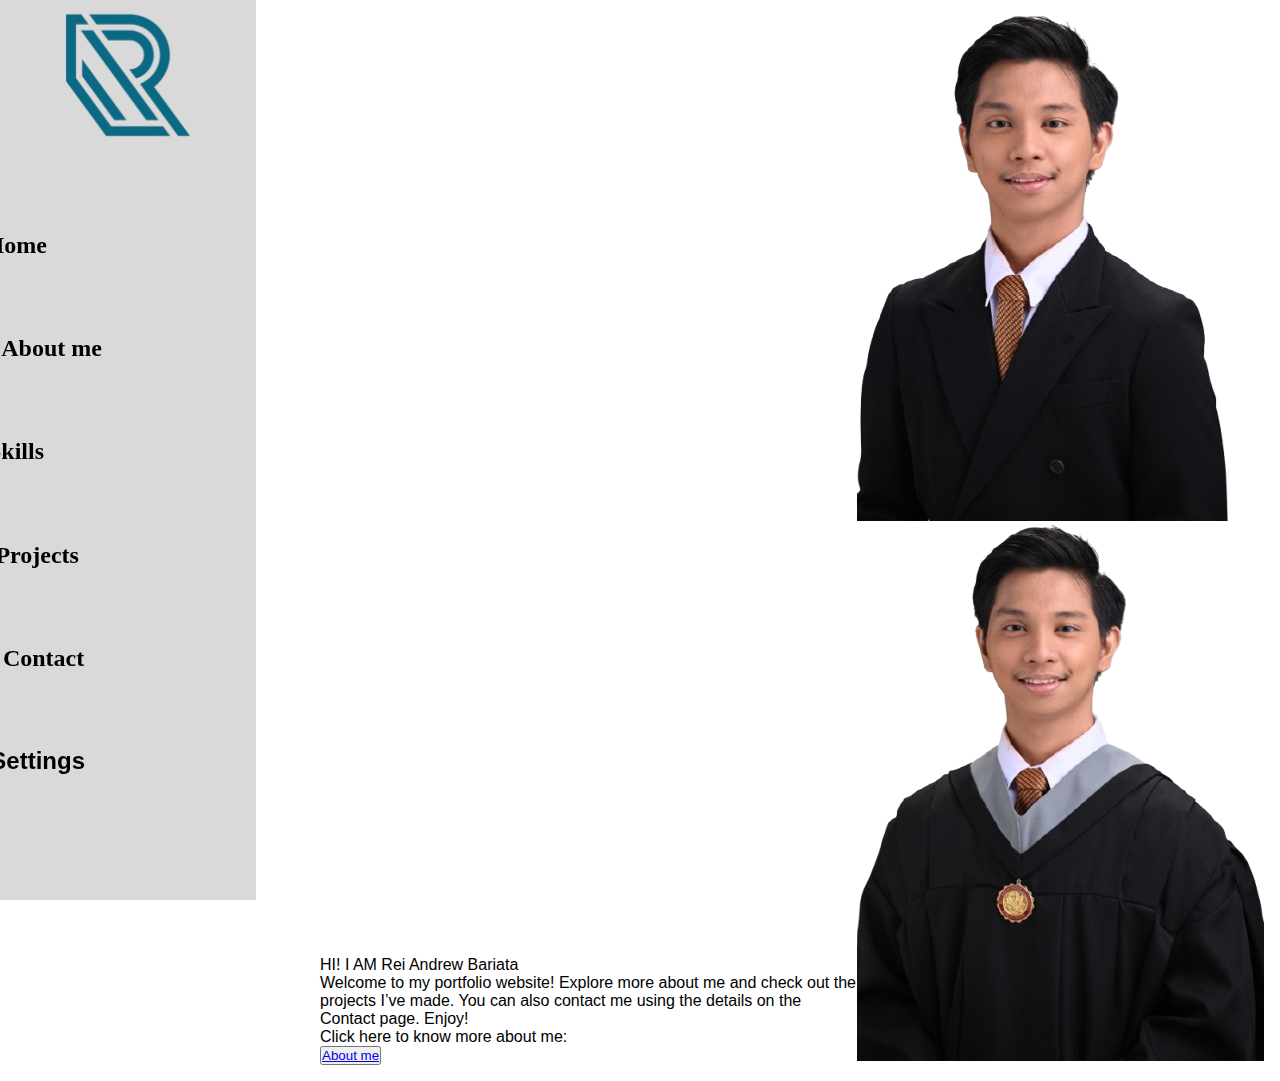
<file: index.html>
<!DOCTYPE html>
<html lang="en">
<head>
  <meta charset="UTF-8">
  <meta name="viewport" content="width=device-width, initial-scale=1.0">
  <link rel="preconnect" href="https://fonts.googleapis.com">
  <link rel="preconnect" href="https://fonts.gstatic.com" crossorigin>
  <link href="https://fonts.googleapis.com/css2?family=Fjalla+One&family=SUSE+Mono:ital,wght@0,100..800;1,100..800&family=UnifrakturCook:wght@700&display=swap" rel="stylesheet">
  <title>Home</title>
  <link rel="stylesheet" href="style.css">
  <link rel="stylesheet" href="css/hasSidebar.css">
</head>
<body>
  <aside class="sidebar">
    <img src="assets/logo.png" alt="" height="150" 
    class="logo"  id="logo">
<nav class="navs">
  <ul>
    <li>
      <a href="#" class="hover">
        <img src="assets/home.png" class="nav-icons" alt=""/>
        <p class="nav-text">Home</p>
      </a>
    </li>
    <li>
      <a href="../html/about.html" class="hover">
        <img src="assets/aboutme.png" class="nav-icons" alt=""/>
        <p class="nav-text">About me</p>
      </a>
    </li>

    <li>
      <a href="../html/skills.html" class="hover">
        <img src="assets/skills.png" class="nav-icons" alt=""/>
        <p class="nav-text">Skills</p>
      </a>
    </li>

    <li>
      <a href="../html/projects.html" class="hover">
        <img src="assets/projects.png" class="nav-icons" alt=""/>
        <p class="nav-text">Projects</p>
      </a>
    </li>
    <li>
      <a href="../html/contact.html" class="hover">
        <img src="assets/contacts.png" class="nav-icons" alt=""/>
        <p class="nav-text">Contact</p>
      </a>
    </li>
  <li class="settings-nav">
    <div class="hover" id="settingsToggle"> 
      <img src="assets/settings.png" class="nav-icons" alt=""/>
      <p class="nav-text">Settings</p>
    </div>

    <div class="settings-wrapper" id="settingsWrapper">
      <button class="theme-Btn" id="themeBtn">
        <span class="icon" id="icon">
          <img src="assets/darkmode.png" alt="" height="30">
        </span> Theme
      </button>
    </div>
  </li>
  </ul>
</nav>

  </aside>
  <section class="main-section">
    <div class="left">
      <div class="text">
        <p class="name">
          <span class="name2">HI! I AM</span>
           Rei Andrew Bariata
        </p>

        <p class="short">
          Welcome to my portfolio website! Explore more about me and check out the projects I’ve made. You can also contact me using the details on the Contact page. Enjoy!
        </p>

        <p class="type">
          <span class="typing" id="typed-text"></span>
        </p>
      </div>

      <div class="about_Btn">
        <p class="about_msg">Click here to know more about me:</p>
        <button class="aboutMe_btn"><a href="html/about.html">About me</a></button>
      </div>
    </div>
    <div class="right">
  
     <div class="image-conts">
      <div class="image-track">
        <img class="images active" src="assets/formalMe.png" alt="">
        <img class="images" src="assets/toga.png" alt="">
      </div>
    </div>

    </div>

  </section>
  <script src="script.js"></script>
  <script src="js/collapse.js"></script>
  <script src="js/theme.js"></script>
</body>
</html>
</file>
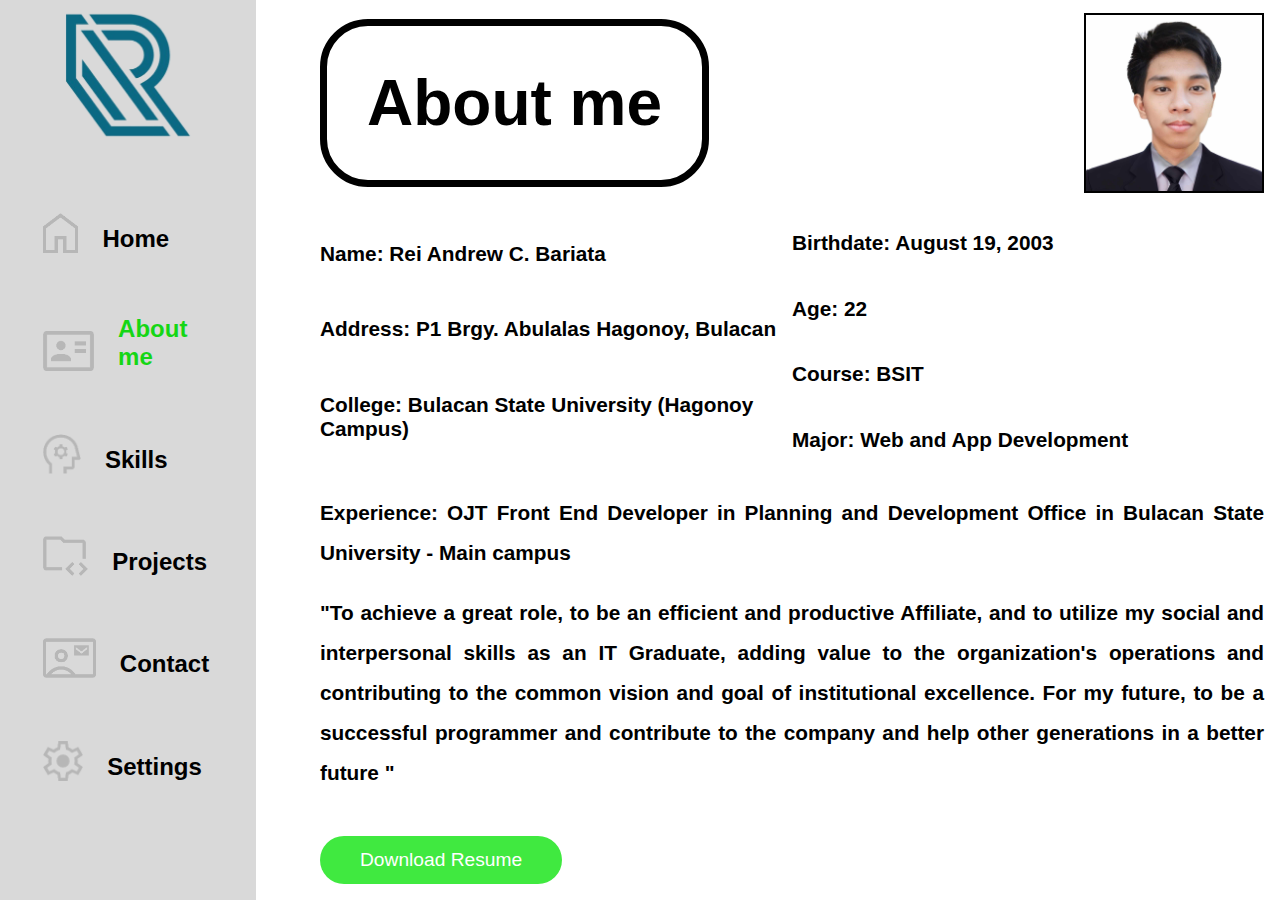
<file: html/about.html>
<!DOCTYPE html>
<html lang="en">
<head>
  <meta charset="UTF-8">
  <meta name="viewport" content="width=device-width, initial-scale=1.0">
  <title>About Page</title>
  <link rel="stylesheet" href="../css/hasSidebar.css">
  <link rel="stylesheet" href="../css/about.css">

</head>
<body>
    <aside class="sidebar">
    <img src="../assets/logo.png" alt="" height="150" 
    class="logo"  id="logo">
<nav class="navs">
  <ul>
    <li>
      <a href="../index.html" class="hover">
        <img src="../assets/home.png" class="nav-icons" alt=""/>
        <p class="nav-text">Home</p>
      </a>
    </li>

    <li>
      <a href="#" class="hover">
        <img src="../assets/aboutme.png" class="nav-icons" alt=""/>
        <p class="nav-text">About me</p>
      </a>
    </li>

    <li>
      <a href="skills.html" class="hover">
        <img src="../assets/skills.png" class="nav-icons" alt=""/>
        <p class="nav-text">Skills</p>
      </a>
    </li>

    <li>
      <a href="projects.html" class="hover">
        <img src="../assets/projects.png" class="nav-icons" alt=""/>
        <p class="nav-text">Projects</p>
      </a>
    </li>

    <li>
      <a href="contact.html" class="hover">
        <img src="../assets/contacts.png" class="nav-icons" alt=""/>
        <p class="nav-text">Contact</p>
      </a>
    </li>

 <li class="settings-nav">
  <div class="hover" id="settingsToggle"> 
    <img src="../assets/settings.png" class="nav-icons" alt=""/>
    <p class="nav-text">Settings</p>
  </div>

  <div class="settings-wrapper" id="settingsWrapper">
    <button class="theme-Btn" id="themeBtn">
      <span class="icon" id="icon"></span> Theme
    </button>
  </div>
</li>

  </ul>
</nav>

  </aside>
  <section  class="main-section">
      <div class="aboutText">
    <div class="section-head">
      <p class="about-title">
        About me
      </p>

      <img src="../assets/1x1me.jpg" alt="" class="picture" height="180">
    </div>

      <div class="aboutInfo">

      <div class="info1">
        <p class="myName">Name: Rei Andrew C. Bariata</p>
        <p class="address">Address: P1 Brgy. Abulalas Hagonoy, Bulacan</p>
        <p class="college">College: Bulacan State University (Hagonoy Campus)</p>
      </div>

      <div class="info2">
        <p class="birthDay">Birthdate: August 19, <span id="year"></span></p>
        <p class="age">Age: <span id="ageNow"></span></p>
        <p class="course">Course: BSIT</p>
        <p class="major">Major: Web and App Development</p>
      </div>

    </div>
    <div class="descriptions">
      <p class="exp">Experience: OJT Front End Developer in Planning and Development Office in Bulacan State University - Main campus</p>
      <p class="short-desc">"To achieve a great role, to be an efficient and productive Affiliate, and to utilize my social and interpersonal skills as an IT Graduate, adding value to the organization's operations and contributing to the common vision and goal of institutional excellence. For my future, to be a successful programmer and contribute to the company and help other generations in a better future
"</p>
    </div>
  </div>
    <div class="resume-dl">
      <button class="downloadResume"><a href="../assets/Bariata, Rei Andrew C._Portfolio.docx">Download Resume</a></button>
    </div>
  </section>
  <script src="../js/collapse.js"></script>
  <script src="../js/theme.js"></script>
  <script src="../js/about.js"></script>

</body>
</html>
</file>
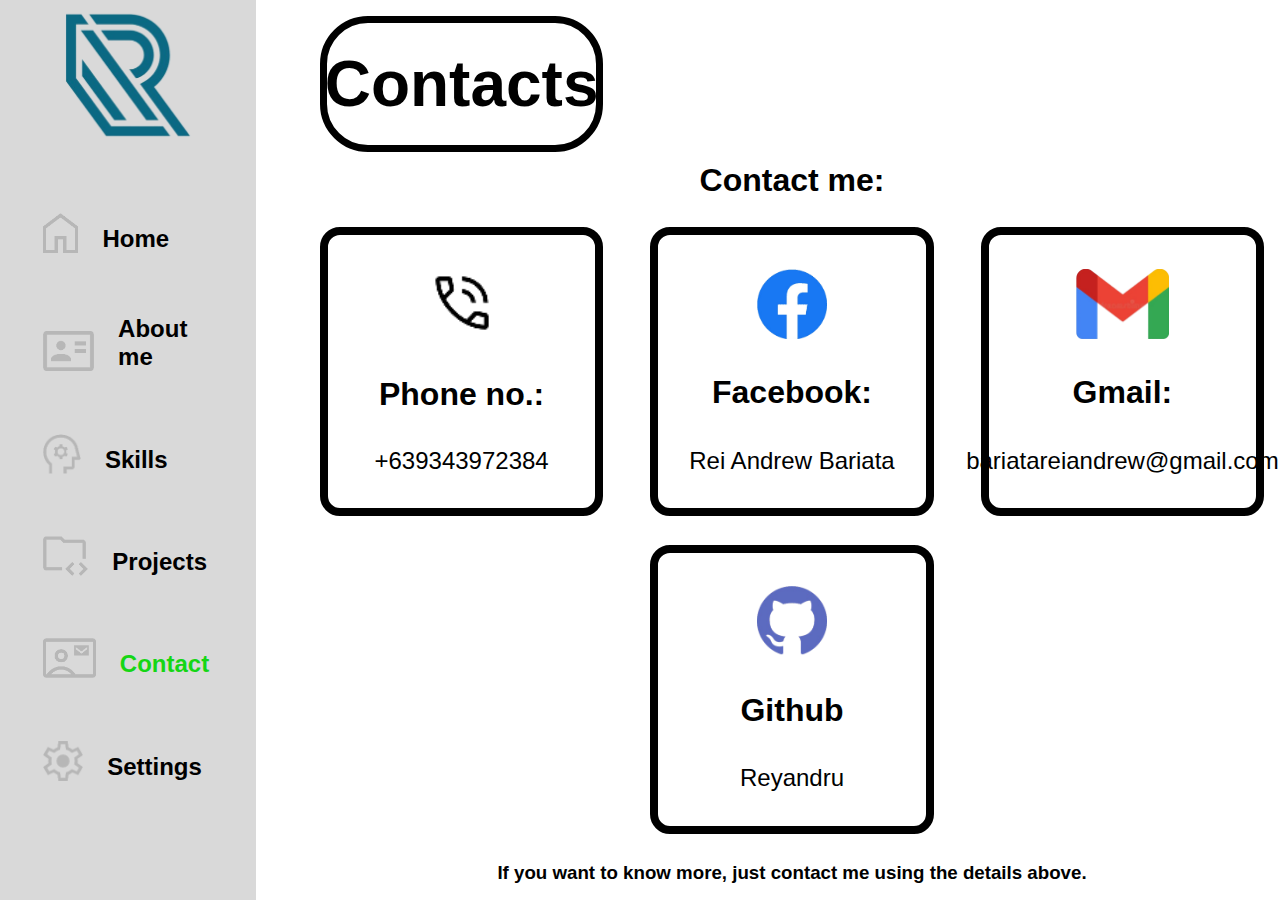
<file: html/contact.html>
<!DOCTYPE html>
<html lang="en">
<head>
  <meta charset="UTF-8">
  <meta name="viewport" content="width=device-width, initial-scale=1.0">
  <title>Contact Page</title>
  <link rel="stylesheet" href="../css/hasSidebar.css">
  <link rel="stylesheet" href="../css/contacts.css">

</head>
<body>
         <aside class="sidebar">
    <img src="../assets/logo.png" alt="" height="150" 
    class="logo"  id="logo">
<nav class="navs">
  <ul>
    <li>
      <a href="../index.html" class="hover">
        <img src="../assets/home.png" class="nav-icons" alt=""/>
        <p class="nav-text">Home</p>
      </a>
    </li>

    <li>
      <a href="about.html" class="hover">
        <img src="../assets/aboutme.png" class="nav-icons" alt=""/>
        <p class="nav-text">About me</p>
      </a>
    </li>

    <li>
      <a href="skills.html" class="hover">
        <img src="../assets/skills.png" class="nav-icons" alt=""/>
        <p class="nav-text">Skills</p>
      </a>
    </li>

    <li>
      <a href="projects.html" class="hover">
        <img src="../assets/projects.png" class="nav-icons" alt=""/>
        <p class="nav-text">Projects</p>
      </a>
    </li>

    <li>
      <a href="#" class="hover">
        <img src="../assets/contacts.png" class="nav-icons" alt=""/>
        <p class="nav-text">Contact</p>
      </a>
    </li>

   <li class="settings-nav">
  <div class="hover" id="settingsToggle"> 
    <img src="../assets/settings.png" class="nav-icons" alt=""/>
    <p class="nav-text">Settings</p>
  </div>

  <div class="settings-wrapper" id="settingsWrapper">
    <button class="theme-Btn" id="themeBtn">
      <span class="icon" id="icon"></span> Theme
    </button>
  </div>
</li>
  </ul>
</nav>

  </aside>
  <section  class="main-section">
  <div class="section-head">
      <h1 class="cntct-ttl">Contacts</h1>
    </div>
    <div class="contact-details">
      <h1  class="contact-msg">Contact me:</h1>
      <div class="col-1">
        <div class="card-col-1 card-col">
          <span class="phoneNo"  height="70"></span>
          <h2 class="contact-name">Phone no.:</h2>
          <p class="contact-info">+639343972384</p>
        </div>

        <div class="card-col-1 card-col">
          <img src="../assets/fb.png" height="70"  alt="">
          <h2 class="contact-name">Facebook:</h2>
          <a href="https://www.facebook.com/REYANDRUBARIATA" target="_blank" class="contact-info">Rei Andrew Bariata</a>
        </div>

        <div class="card-col-1 card-col">
          <img src="../assets/email.png" height="70"  alt="">
          <h2 class="contact-name">Gmail:</h2>
          <p class="contact-info">bariatareiandrew@gmail.com</p>
        </div>
      </div>
      <div class="col-2">
        <div class="card-col-2 card-col">
            <img src="../assets/github.png" height="70" alt="">
          <h2 class="contact-name">Github</h2>
          <a href="https://github.com/reyandru"  target="_blank" class="contact-info">Reyandru</a>
        </div>
      </div>
      <h3 class="contact-msg">If you want to know more, just contact me using the details above.</h3>
    </div>
  </section>
  <script src="../js/collapse.js"></script>
  <script src="../js/theme.js"></script>
  <script src="../js/contac.js"></script>

</body>
</html>
</file>
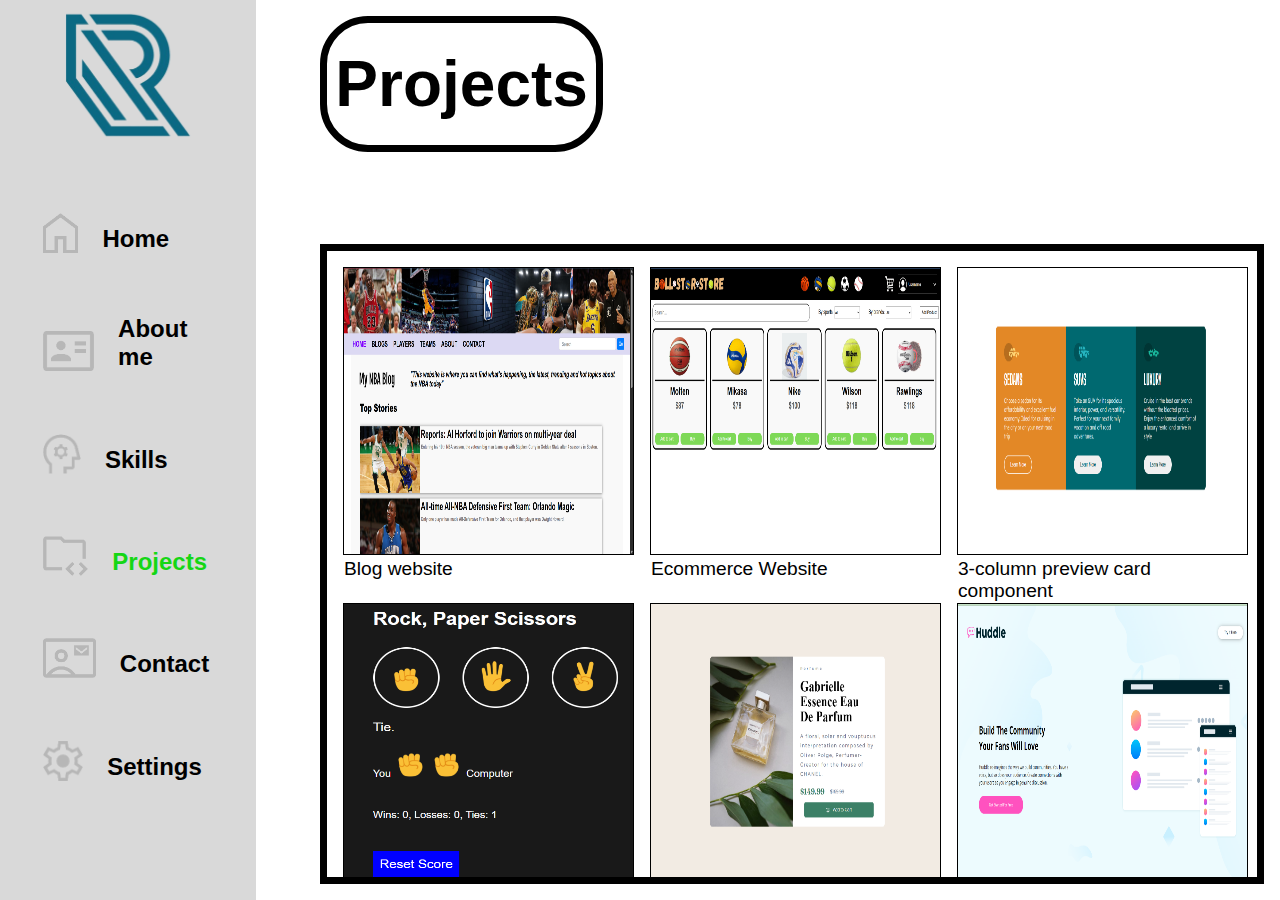
<file: html/projects.html>
<!DOCTYPE html>
<html lang="en">
<head>
  <meta charset="UTF-8">
  <meta name="viewport" content="width=device-width, initial-scale=1.0">
  <title>Projects Page</title>
  <link rel="stylesheet" href="../css/hasSidebar.css">
  <link rel="stylesheet" href="../css/projects.css">

</head>
<body>
      <aside class="sidebar">
    <img src="../assets/logo.png" alt="" height="150" 
    class="logo"  id="logo">
<nav class="navs">
  <ul>
    <li>
      <a href="../index.html" class="hover">
        <img src="../assets/home.png" class="nav-icons" alt=""/>
        <p class="nav-text">Home</p>
      </a>
    </li>

    <li>
      <a href="about.html" class="hover">
        <img src="../assets/aboutme.png" class="nav-icons" alt=""/>
        <p class="nav-text">About me</p>
      </a>
    </li>

    <li>
      <a href="skills.html" class="hover">
        <img src="../assets/skills.png" class="nav-icons" alt=""/>
        <p class="nav-text">Skills</p>
      </a>
    </li>

    <li>
      <a href="#" class="hover">
        <img src="../assets/projects.png" class="nav-icons" alt=""/>
        <p class="nav-text">Projects</p>
      </a>
    </li>

    <li>
      <a href="contact.html" class="hover">
        <img src="../assets/contacts.png" class="nav-icons" alt=""/>
        <p class="nav-text">Contact</p>
      </a>
    </li>

     <li class="settings-nav">
  <div class="hover" id="settingsToggle"> 
    <img src="../assets/settings.png" class="nav-icons" alt=""/>
    <p class="nav-text">Settings</p>
  </div>

  <div class="settings-wrapper" id="settingsWrapper">
    <button class="theme-Btn" id="themeBtn">
      <span class="icon" id="icon"></span> Theme
    </button>
  </div>
</li>
  </ul>
</nav>

  </aside>
  <section  class="main-section">
 <div class="section-head">
      <h1 class="prjct-ttl">Projects</h1>
    </div>
     <div class="projects-gallery" id="projectsGallery">
          
      </div>
  </section>
  <script src="../js/collapse.js"></script>
  <script src="../js/theme.js"></script>
  <script src="../js/project.js"></script>
</body>
</html>
</file>
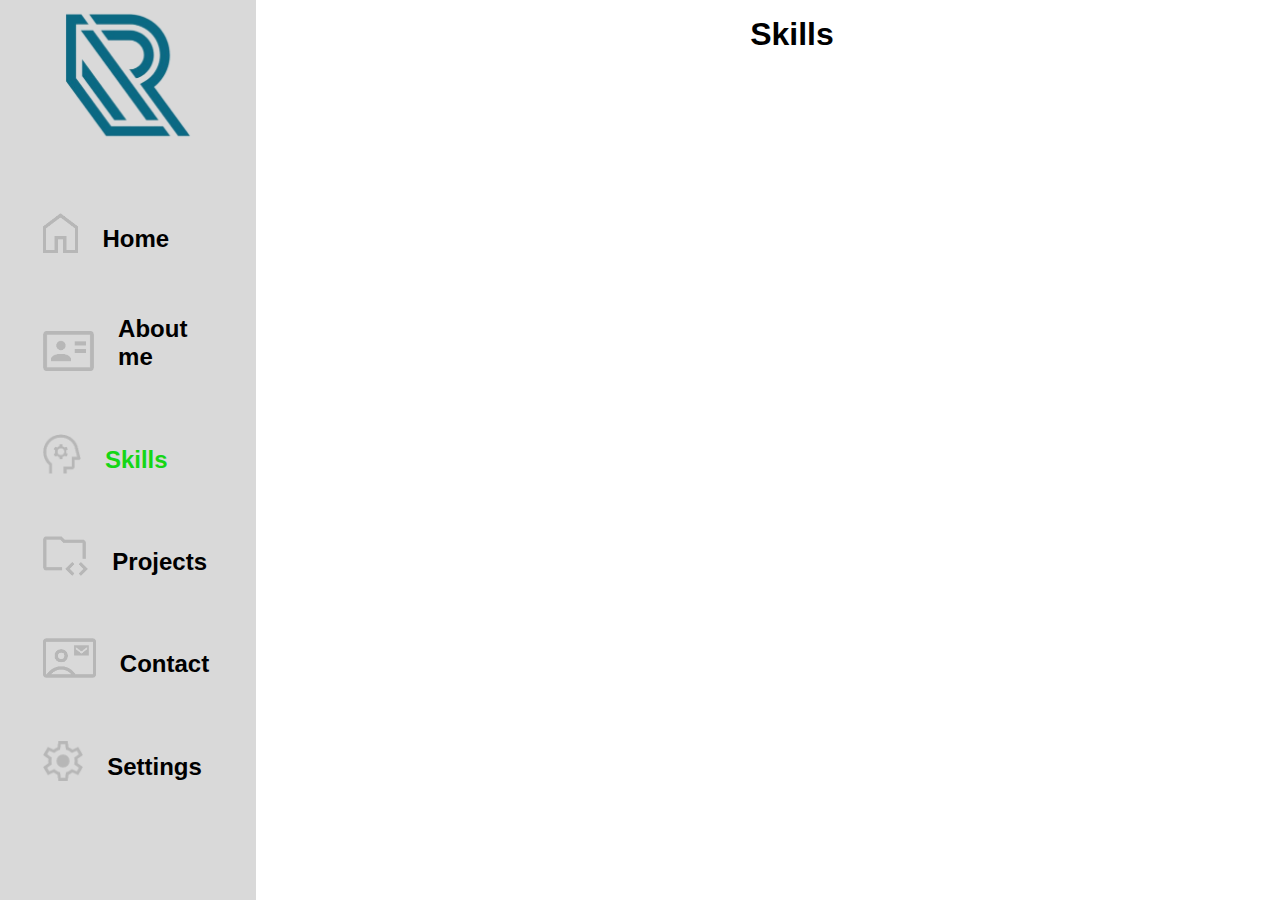
<file: html/skills.html>
<!DOCTYPE html>
<html lang="en">
<head>
  <meta charset="UTF-8">
  <meta name="viewport" content="width=device-width, initial-scale=1.0">
  <title>Skills page</title>
  <link rel="stylesheet" href="../css/hasSidebar.css">
  <link rel="stylesheet" href="../css/skills.css">

</head>
<body>
    <aside class="sidebar">
    <img src="../assets/logo.png" alt="" height="150" 
    class="logo"  id="logo">
<nav class="navs">
  <ul>
    <li>
      <a href="../index.html" class="hover">
        <img src="../assets/home.png" class="nav-icons" alt=""/>
        <p class="nav-text">Home</p>
      </a>
    </li>

    <li>
      <a href="about.html" class="hover">
        <img src="../assets/aboutme.png" class="nav-icons" alt=""/>
        <p class="nav-text">About me</p>
      </a>
    </li>

    <li>
      <a href="#" class="hover">
        <img src="../assets/skills.png" class="nav-icons" alt=""/>
        <p class="nav-text">Skills</p>
      </a>
    </li>

    <li>
      <a href="projects.html" class="hover">
        <img src="../assets/projects.png" class="nav-icons" alt=""/>
        <p class="nav-text">Projects</p>
      </a>
    </li>

    <li>
      <a href="contact.html" class="hover">
        <img src="../assets/contacts.png" class="nav-icons" alt=""/>
        <p class="nav-text">Contact</p>
      </a>
    </li>

   <li class="settings-nav">
  <div class="hover" id="settingsToggle"> 
    <img src="../assets/settings.png" class="nav-icons" alt=""/>
    <p class="nav-text">Settings</p>
  </div>

  <div class="settings-wrapper" id="settingsWrapper">
    <button class="theme-Btn" id="themeBtn">
      <span class="icon" id="icon"></span> Theme
    </button>
  </div>
</li>
  </ul>
</nav>

  </aside>
  <section>
  <h1>Skills</h1>
  </section>
  <script src="../js/theme.js"></script>

  <script src="../js/collapse.js"></script>
</body>
</html>
</file>
<file: style.css>
*,*::before,*::after{
    box-sizing: border-box;
  }

  *{
    margin: 0;
    padding: 0;
  }

/* Header */
  header{
    display: flex;
    align-items: center;
    justify-content: space-between;
    padding: 10px;
    height: 130px;
    width: 100%;
    position: absolute;
    z-index: 999;
  }

  header img{
    margin-left: 100px;
    animation: fadeBot 0.8s ease-in 0s 1 normal forwards;
  }

  /* section 1 */
  #section1{
    display: flex;
    align-items: center;
    justify-content: space-between;
    height: 820px;
    width: 100%;
    background-image: url(assets/code.jpg);
    background-repeat: no-repeat;
    background-size: cover;
    z-index: 1;
  }

  .title{
    color: white;
    text-align: center;
    margin-left:50px;
    font-family: 'poppins';
  }

  .title h2{
    font-size: 80px;
    -webkit-text-stroke: 2px blue;
    animation: fadeForward 0.9s ease-in;
  }

  .title h1::before{
    content: "";
    display: flex;
    align-items: center;
    justify-content: center;
    font-size: 80px;
    -webkit-text-stroke: 2px blue;
    animation: wordss 5s infinite;
  }
  

  .img{
    border-radius: 30px;
    margin-right: 50px;
    animation: opacity 1.5s ease-in;
  }
  .img img{
    border-radius: 30px;
    border: 6px solid #201e26;
  }

  .navs{
    padding: 5px;
    font-size: 28px;
    width: 900px;
    display: flex;
    align-items: center;
    justify-content: space-around;
  }

  .navs a{
    color: white;
    font-weight:bold ;
    text-decoration: none;
    font-family: 'Poppins';
    animation: fadeBot 0.8s ease-in 0s 1 normal forwards;
    transition: border-radius 0.8s, padding 0.8s, background-color 0.8s;
  }

  .navs a:hover{
    border-radius: 10px;
    padding: 5px;
    background-color: gray;
  }

  @keyframes wordss {

    0%,
    30% {
      content: "Web Developer";
    }
  
    31%,
    60% {
      content: "Video Editor";
    }
  
    61%,
    100% {
      content: "Photo Editor";
    }
  }

/* section 2 */
  #section2{
    padding: 30px;
    height: 820px;
      width: 100%;
    background-image:linear-gradient(#5de0e6,#004aad);
    z-index: 1;
  }
  .container-abtme{
    display: flex;
    align-items: center;
    justify-content: space-evenly;
    min-height: 70vh;
  }

  .me{
    width: 800px;
    color: white;
    font-family: Montserrat;
  }

  .me p{
    font-size: 38px;
  }

  #section2 h1{
    color: white;
    font-size: 100px;
    font-family: Poppins;
  }

/* section 3 */
  #section3{
    padding: 50px;
    height: 825px;
      width: 100%;
    background-image: url(assets/skills.jpg);
    background-repeat: no-repeat;
    background-size: cover;
  }

  .titel-skills{
    height: 300px;
    display: flex;
    align-items: center;
    justify-content: center;
    font-size: 50px;
    font-family: Poppins;
    color: #c6937d;
  }

  .container-skills{
    padding: 10px;
    height: 400px;
    display: flex;
    align-items: center;
    justify-content: center;
    
  }

    .Skill{
      display: grid;
      padding: 30px;
      background-color: rgba(255, 255, 255, 0.3);
      width: 1200px;
      height: 400px;
      border:1px solid white;
    font-family: montserrat;
    }


   .html{
    display: flex;
    align-items: center;
    width: 1100;
    height: 40px;

   }
   
   .html h1{
    color: white;
   }

   .css{
    display: flex;
    align-items: center;
    width: 1100;
    height: 40px;
 
   }

   .css h1{
    color: white;
   }

   .javascript{
    display: flex;
    align-items: center;
    width: 1100;
    height: 40px;
  
   }

   .javascript h1{
    color: white;
   }

   .c{
    display: flex;
    align-items: center;
    width: 1100;
    height: 40px;
 
   }

   .c h1{
    color: white;
   }

   .java{
    display: flex;
    align-items: center;
    width: 1100;
    height: 40px;
 
   }

   .java h1{
    color: white;
   }

   .php{
    display: flex;
    align-items: center;
    width: 1100;
    height: 40px;

   }

   .php h1{
    color: white;
   }

   .percentage{
    border-radius: 0px 5px 5px 0px;
    text-align: right;
    padding-inline: 10px;
    display: flex;
    align-items: center;
    justify-content: end;
    font-size: 14px;
    height: 40px;
    font-weight: bold;
    background-color:#c6937d;
   }

   #percent-html{
    width: 650px;
    margin-left: 310px;
    animation: percentRate 1.5s ease-in-out;
   }
   #percent-css{
    width: 650px;
    margin-left: 341px;
    animation: percentRate 1.5s ease-in-out;
   }
   #percent-js{
    width: 500px;
    margin-left: 198px;
    animation: percentRate 1.5s ease-in-out;
   }
   #percent-c{
    width: 430px;
    margin-left: 360px;
    animation: percentRate 1.5s  ease-in-out;
   }
   #percent-java{
    width: 380px;
    margin-left: 319px;
    animation: percentRate 1.5s  ease-in-out;
   }
   #percent-php{
    width: 500px;
    margin-left: 333px;
    animation: percentRate 1.5s ease-in-out;
   }


   @keyframes percentRate{
    from{
      width:0px;
    }
   }

  /* section 4 */
  #section4{
    padding: 50px;
    background-image: url(assets/skills-bg.avif);
    background-repeat: no-repeat;
    background-size: cover;
    height: 870px;
      width: 100%;
  }

  .titles{
    height: 200px;
    display: flex;
    align-items: center;
    justify-content: center;
    font-size: 50px;
    font-family: Poppins;
    color: white;
  }
  
    .scroller {
  max-width: 100%;
}

.scroller__inner {
  border: 1px solid black;
  padding-block: 1rem;
  display: flex;
  flex-wrap: wrap;
  gap: 1rem;
}

.double{
  display: grid;
  row-gap: 10px;
}

.scroller__inner img{
  border-radius: 10px;
}
.scroller[data-animated="true"] {
  overflow: hidden;
}

.scroller[data-animated="true"] .scroller__inner {
  width: max-content;
  flex-wrap: nowrap;
  animation: scroll var(--_animation-duration, 40s)
    var(--_animation-direction, forwards) linear infinite;
}

.scroller[data-direction="right"] {
  --_animation-direction: reverse;
}

.scroller[data-direction="left"] {
  --_animation-direction: forwards;
}

.scroller[data-speed="fast"] {
  --_animation-duration: 20s;
}

.scroller[data-speed="slow"] {
  --_animation-duration: 30s;
}

.brpic{
  height: 550px;
  width: 600px;
}



@keyframes scroll {
  to {
    transform: translate(calc(-50% - 0.5rem));
  }
}

  /* footer */
  footer{
    height: 380px;
      width: 100%;
    background-image:linear-gradient(#000000,#737373);
  }

  .contacts{
    display: flex;
    justify-content: center;
    align-items: center;
    padding: 10px;
    height: 185px;
  }

  .contacts a{
    font-size: 24px;
    display: flex;
    align-items: center;  
    color: white;
    font-weight:bold ;
    text-decoration: none;
    font-family: 'Poppins';
  }

  .contacts img{
    margin-right: 10px;
  }

  .down{
    padding: 10px;
    display: flex;
    justify-content: space-between;
    align-items:baseline;
  }

  .navs-foot{
    padding: 5px;
    font-size: 24px;
    width: 900px;
    display: flex;
    justify-content: space-around;
    align-items: center;
  }

  .navs-foot a{
    color: white;
    font-weight:bold ;
    text-decoration: none;
    font-family: 'Poppins';
    transition: border-radius 0.5s, padding 0.5s, background-color 0.5s;
  }

  .navs-foot a:hover{
    border-radius: 10px;
    padding: 5px;
    background-color: gray;
  }

  .navs-foot p{
    font-size: 12px;
  }



  @keyframes opacity {
    from {
      opacity: 0;
    }

    to {
      opacity: 1;
    }
  }

  @keyframes fadeBot {
    0% {
      opacity: 0;
      transform: translateY(50px);
    }

    100% {
      opacity: 1;
      transform: translateY(0);
    }
  }

  @keyframes fadeForward {
    0% {
      opacity: 0;
      transform: scale(0.6);
    }

    100% {
      opacity: 1;
      transform: scale(1);
    }
  }


  ::-webkit-scrollbar {
    width: 12px; 
    border-radius:10px;
  }
  
  ::-webkit-scrollbar-thumb {
    background-color: black; 
    border-radius:10px;
    border: 2px solid rgba(221, 160, 221, 0.512); 
  }

  @media only screen and (min-width: 1024px) {

  /*Header*/

  header{
    height: 100px;
    width: 100%;
  }

  header img{
    width: 50px;
    height: 50px;
    margin-left: 100px;
    animation: fadeBot 0.8s ease-in 0s 1 normal forwards;
  }

  .navs{
    font-size: 18px;
    width: 600px;
  }

  /*section1*/
  
  .title h2{
    font-size: 50px;
  }


  .title h1::before{
    font-size: 50px;
  }

  .img img{
    height: 350px;
  }

  /*section2*/

  #section2 h1{
   font-size: 70px;
  }

  .me p{
    font-size: 30px;
  }
  /*section3*/

  .titel-skills{
    font-size: 40px;
    height: 30%;
  }

  .Skill{
    height: 350px;
    width: 100%;
  }

  #percent-html{
    width: 450px;
   }
   #percent-css{
    width: 400px;
   }
   #percent-js{
    width: 300px;
   }
   #percent-c{
    width: 260px;
   }
   #percent-java{
    width: 210px;
   }
   #percent-php{
    width: 260px;
   }
  /*section4*/
    .titles{
      font-size: 40px;
    }
    .brpic{
      height: 470px;
      width: 550px;
    }
  /*footer*/

  }
</file>
<file: css/hasSidebar.css>
*,
*::before,
*::after {
  box-sizing: border-box;
}

* {
  margin: 0;
  padding: 0;
}

body{
  display: flex;
  min-height: 100vh;
  font-family: Arial, Helvetica, sans-serif;
  position: relative;
  transition: all 0.3s ease;
}

.sidebar{
  position: fixed;
  display: flex;
  align-items: center;
  row-gap: 2rem;
  flex-direction: column;
  width: 20%;
  height: 100%;
  background-color: #D9D9D9;
  transition: all 0.3s ease;
}


.sidebar.dark{
  background-color: #4A7346;
}

body.dark{
  background-color: #363131;
}

.sidebar.collapse{
  width: 5%;
  /* overflow: hidden; */
}

.logo{
  cursor: pointer;
  transition: all 0.3s ease;
}

nav{
  display: flex;
  align-items: center;
  justify-content: center;
  flex-direction: column;
  height: 70%;
  width: 100%;
}

nav > ul{
  height: 100%;
  display: flex;
  align-items: center;
  justify-content: space-around;
  flex-direction: column;
  width: 70%;
}

nav > ul > li{
  display: flex;
  align-items: flex-end;
  justify-content: flex-start;
  column-gap: 1.5rem;
  width: 100%;
  cursor: pointer;
  padding: 0.3rem;
  position: relative;
  font-weight: bold;
}

nav > ul > li > a{
  text-decoration: none;
  color: black;
}


.hover{
  display: flex;
  align-items: flex-end;
  justify-content: flex-start;
  column-gap: 1.5rem;
  width: 100%;
  }

.hover:before{
  position: absolute;
  content: "";
  background-color: rgb(21, 214, 21);

  height: 0.2rem;
  width: 0;
  left: 0;
  bottom: 0;
  transition: all 0.3s ease;
}

.hover:hover:before{
  width: 90%;  
}

.nav-icons{
  height: 40px;
}

.nav-text{
  font-size: 1.5rem;
}

.settings-nav{
  position: relative;
}

.settings-wrapper {
  display: flex;
  align-items: center;
  justify-content: center;
  position: absolute;
  width: 100%;
  background-color:burlywood;
  height: 0;
  overflow: hidden; 
  top: 3.4rem;
  left: 0;
  transition: height 0.3s ease, padding 0.3s ease;
}

.settings-wrapper.show {
  height: 5rem;
  padding: 1rem;
  z-index: 99;
}


.theme-Btn{
  display: flex;
  align-items: center;
  justify-content: space-evenly;
  height: 80%;
  font-size: 1rem;
  font-weight: bold;
  cursor: pointer;
  width: 100%;
  border: 1px solid black;
}

.icon{
  display: flex;
  align-items: center;
  justify-content:center;
  transition: all 0.3s ease;
}

section{
  display: flex;
  align-items: flex-end;
  justify-content: space-between;
  width: 100%;
  padding: 1rem;
  margin-left: 19rem;
  transition: all 0.3s ease;
}
</file>
<file: css/about.css>
ul > li:nth-child(2) a .nav-text{
  color: rgb(21, 214, 21) !important;
}

section{
  flex-direction: column;
  align-items: center;
}

.section-head{
  width: 100%;
  height: 40%;
  display: flex;
  align-items: center;
  justify-content: space-between;
}

.about-title{
  font-size: 4rem;
  border: 7px solid black;
  padding: 2.5rem;
  border-radius: 3rem;
}

.picture{
  border: 3px solid black;
}

.aboutText{
  height: 50%;
  font-weight: bold;
}

.aboutInfo{
  display: flex;
  width: 100%;
  height: 70%;
  align-items: center;
  justify-content: space-between;
}

.short-desc{
  margin-top: 20px;
}

.info1, .info2{
  height: 100%;
  display: flex;
  align-items: flex-start;
  justify-content: space-evenly;
  flex-direction: column;
  width: 50%;
  font-size: 1.3rem;
}

.descriptions{
  display: flex;
  align-items: flex-start;
  justify-content: space-between;
  flex-direction: column;
  width: 100%;
  height: 60%;
  font-size: 1.3rem;
  text-align: justify;
  line-height: 2.5rem;
}

.resume-dl{
  width: 100%;
}

.downloadResume{
  padding: 0.8rem 2.5rem; 
  border-radius: 2rem;
  font-size: 1.2rem; 
  background-color: rgb(64, 233, 64);
  color: white;
  border: none;
  cursor: pointer;
}

.downloadResume > a{
  text-decoration: none;
  color: white;
}
</file>
<file: css/contacts.css>
ul > li:nth-child(5) a .nav-text{
  color: rgb(21, 214, 21) !important;
}

section{
  flex-direction: column;
  align-items: center;
  row-gap: 10px;
  overflow: auto;
}

.section-head{
  width: 100%;  
}

.cntct-ttl{
 display: flex;
  align-items: center;
  justify-content: center;
  font-size: 4rem;
  border: 7px solid black;
  padding: 1.5rem 2.3rem;
  border-radius: 3rem;  
  width: 30%;
}
.contact-details{
  width: 100%;
  height: 85%;
  display: flex;
  align-items: center;
  justify-content: space-between;
  flex-direction: column;
}

.col-1{
  height: 40%;
  width: 100%;
  display: flex;
  align-items: center;
  justify-content: space-between;
}
 .col-2{
  height: 40%;
  width: 100%;
  display: flex;
  align-items: center;
  justify-content: center;
}


.card-col-1,.card-col-2{
  width: 30%;
  height: 100%;
  display: flex;
  align-items: center;
  justify-content: space-around;
  flex-direction: column;
  border-radius: 20px;
  padding: 1rem;
  border: 0.5rem solid black;
}

.contact-name{
  font-size: 2rem;
}

.contact-info{
  font-size: 1.5rem;
  text-decoration: none;
  color: white;
}
</file>
<file: css/projects.css>
ul > li:nth-child(4) a .nav-text{
  color: rgb(21, 214, 21) !important;
}

section{
  flex-direction: column;
  align-items: center;
  row-gap: 10px;
  overflow: auto;
}

.section-head{
  width: 100%;  
}

.prjct-ttl{
  display: flex;
  align-items: center;
  justify-content: center;
  font-size: 4rem;
  border: 7px solid black;
  padding: 1.5rem 2.3rem;
  border-radius: 3rem;  
  width: 30%;
}

.projects-gallery{
  margin-top: 0.5rem;
  height: 40rem;
  overflow-y: auto;
  display: grid;
  gap: 3rem 1rem;
  padding: 1rem;
  grid-template-columns: repeat(3, 32.4%);
  border: 0.2rem solid black;
}

.projects{
  border: 0.1rem solid black;
  height: 18rem;
  width: 100%;
}

.proj-pic{
  height: 100%;
  width: 100%;
}

.proj-name{
  font-size: 1.2rem;
}

.link-proj{
  text-decoration: none;
  color: black;
}
</file>
<file: css/skills.css>
ul > li:nth-child(3) a .nav-text{
  color: rgb(21, 214, 21) !important;
}

section{
  flex-direction: column;
  align-items: center;
  row-gap: 10px;
  overflow: auto;
}

.section-head{
  width: 100%;  
}

.skll-ttl{
  display: flex;
  align-items: center;
  justify-content: center;
  font-size: 4rem;
  border: 7px solid black;
  padding: 1.5rem 2.3rem;
  border-radius: 3rem;  
  width: 20%;
}

.skills-set{
  display: flex;
  align-items: center;
  justify-content: space-evenly;
  height: 85%;
  width: 100%;
  text-align: center;
}

.skill1,.skill2, .skill3{
  width: 25%;
  border: 1px solid black;
  height: 60%;
  display: flex;
  align-items: center;
  justify-content: space-around;
  flex-direction: column;
}

.skill1{
  background-color: green;
}

.skill2{
  background-color: red;
}

.skill3{
  background-color: blue;
}
.skill-ttl{
  color: rgb(212, 227, 139);
}
.skill-desc{
  height: 40%;
  color: white;
  text-align: justify;
  width: 90%;
  font-size: 1.1rem;
  text-indent: 2rem;
  line-height: 1.5rem;
}

.see-more{
  width: 30%;
  height: 8%;
  border-radius:4rem;
  font-size: 1rem;
  background-color: rgb(64, 233, 64);
  color: rgb(46, 41, 41);
  border: none;
  cursor: pointer;
}

.programming-tools{
  display: none;
  align-items: center;
  justify-content: space-between;
  flex-direction: column;
  height: 100%;
  width: 100%;
}

.programming-tools.active{
  display: flex;
}

.programming{
  display: flex;
  align-items: flex-start;
  justify-content: space-between;
  height: 70%;
  width: 100%;
  padding: 0.5rem;
  border: 1px solid black;
}
.other-tools{
  display: flex;
  align-items: flex-start;
  justify-content: space-between;
  height: 40%;
  width: 100%;
  padding: 0.5rem;
  border: 1px solid black;
}

.programming{
  font-size: 1.5rem;
  flex-direction: column;
}


.other-tools{
  display: flex;
  align-items: flex-start;
  justify-content: center;
}

.prog-tools{
   display: flex;
  align-items: flex-start;
  justify-content: space-between;
  flex-direction: column;
  width: 100%;
  height: 100%;
  font-size: 1.3rem;

} 

.design-tools{
  display: flex;
  align-items: flex-start;
  justify-content: space-between;
  flex-direction: column;
  width: 100%;
  height: 40%;
  font-size: 1.3rem;
}

.skill {
  justify-content: space-between;
  align-items: center;
  width: 70%;
  display: flex;
  column-gap: 10px;
  margin-bottom: 20px;
}

.programmings{
  width: 20%;
}
.meter-container {
  background-color: #ddd;
  height: 2rem;
  border-radius: 10px;
  overflow: hidden;
  width: 100%;
  max-width: 100rem;
  margin-top: 5px;
}

.meter-fill {
  display: flex;
  align-items: center;
  justify-content: flex-end;
  font-size: 1rem;
  color: white;
  height: 100%;
  padding-inline: 0.5rem;
  background-color: #4caf50;
  width: 0;
  transition: width 1s ease-in-out;
  border-radius: 10px;
}
</file>
